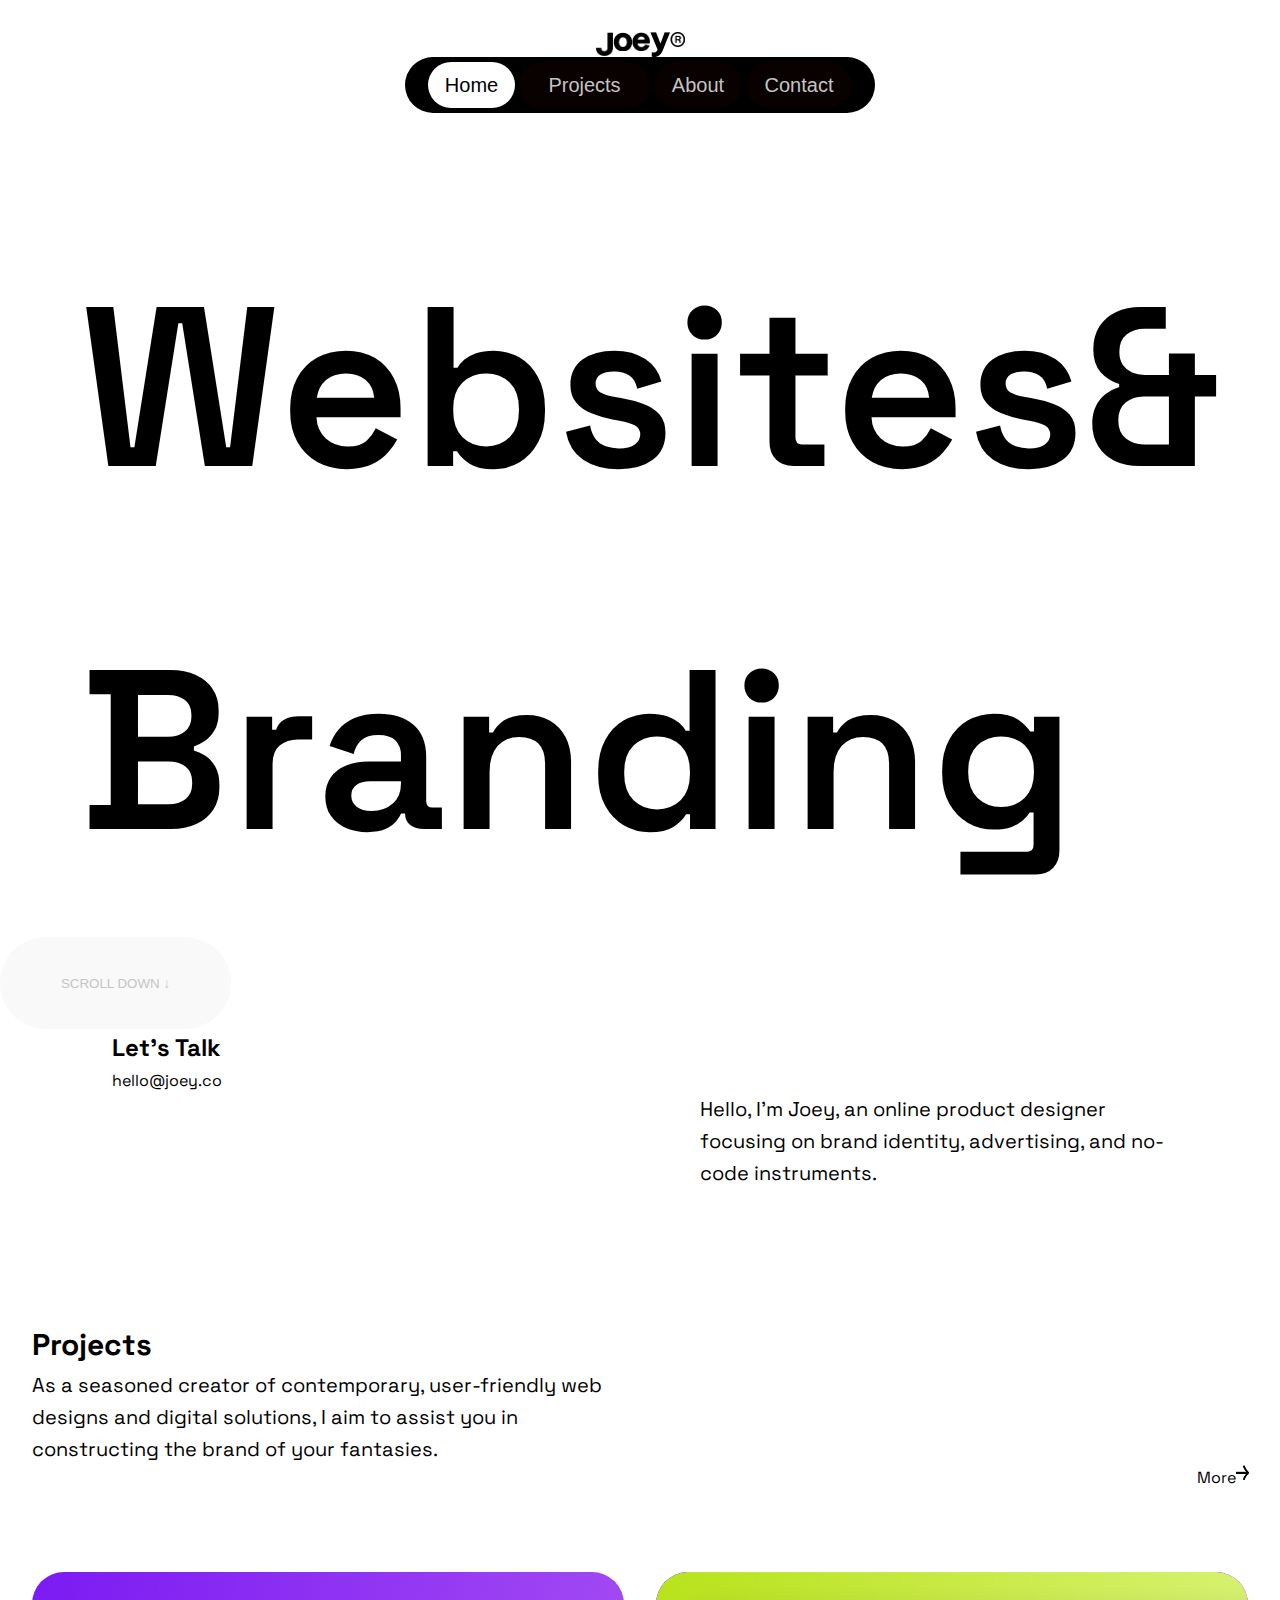
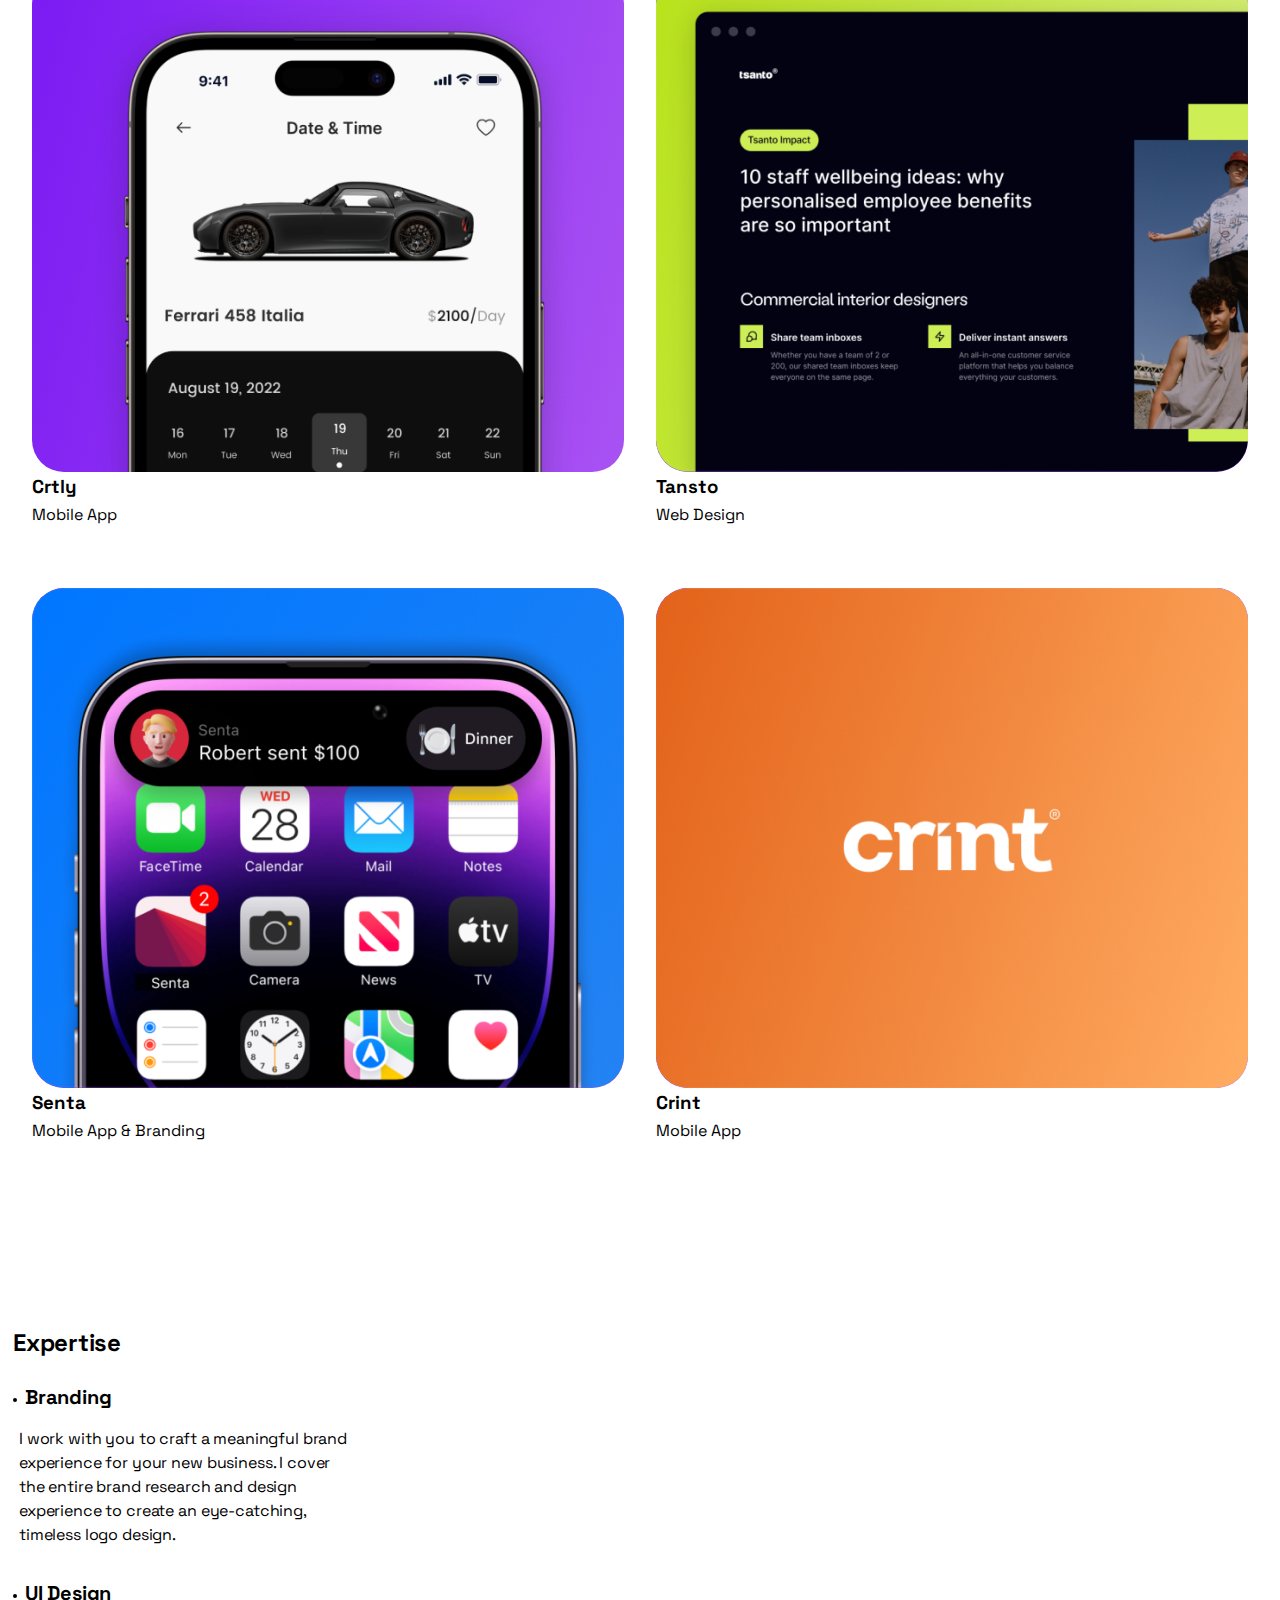
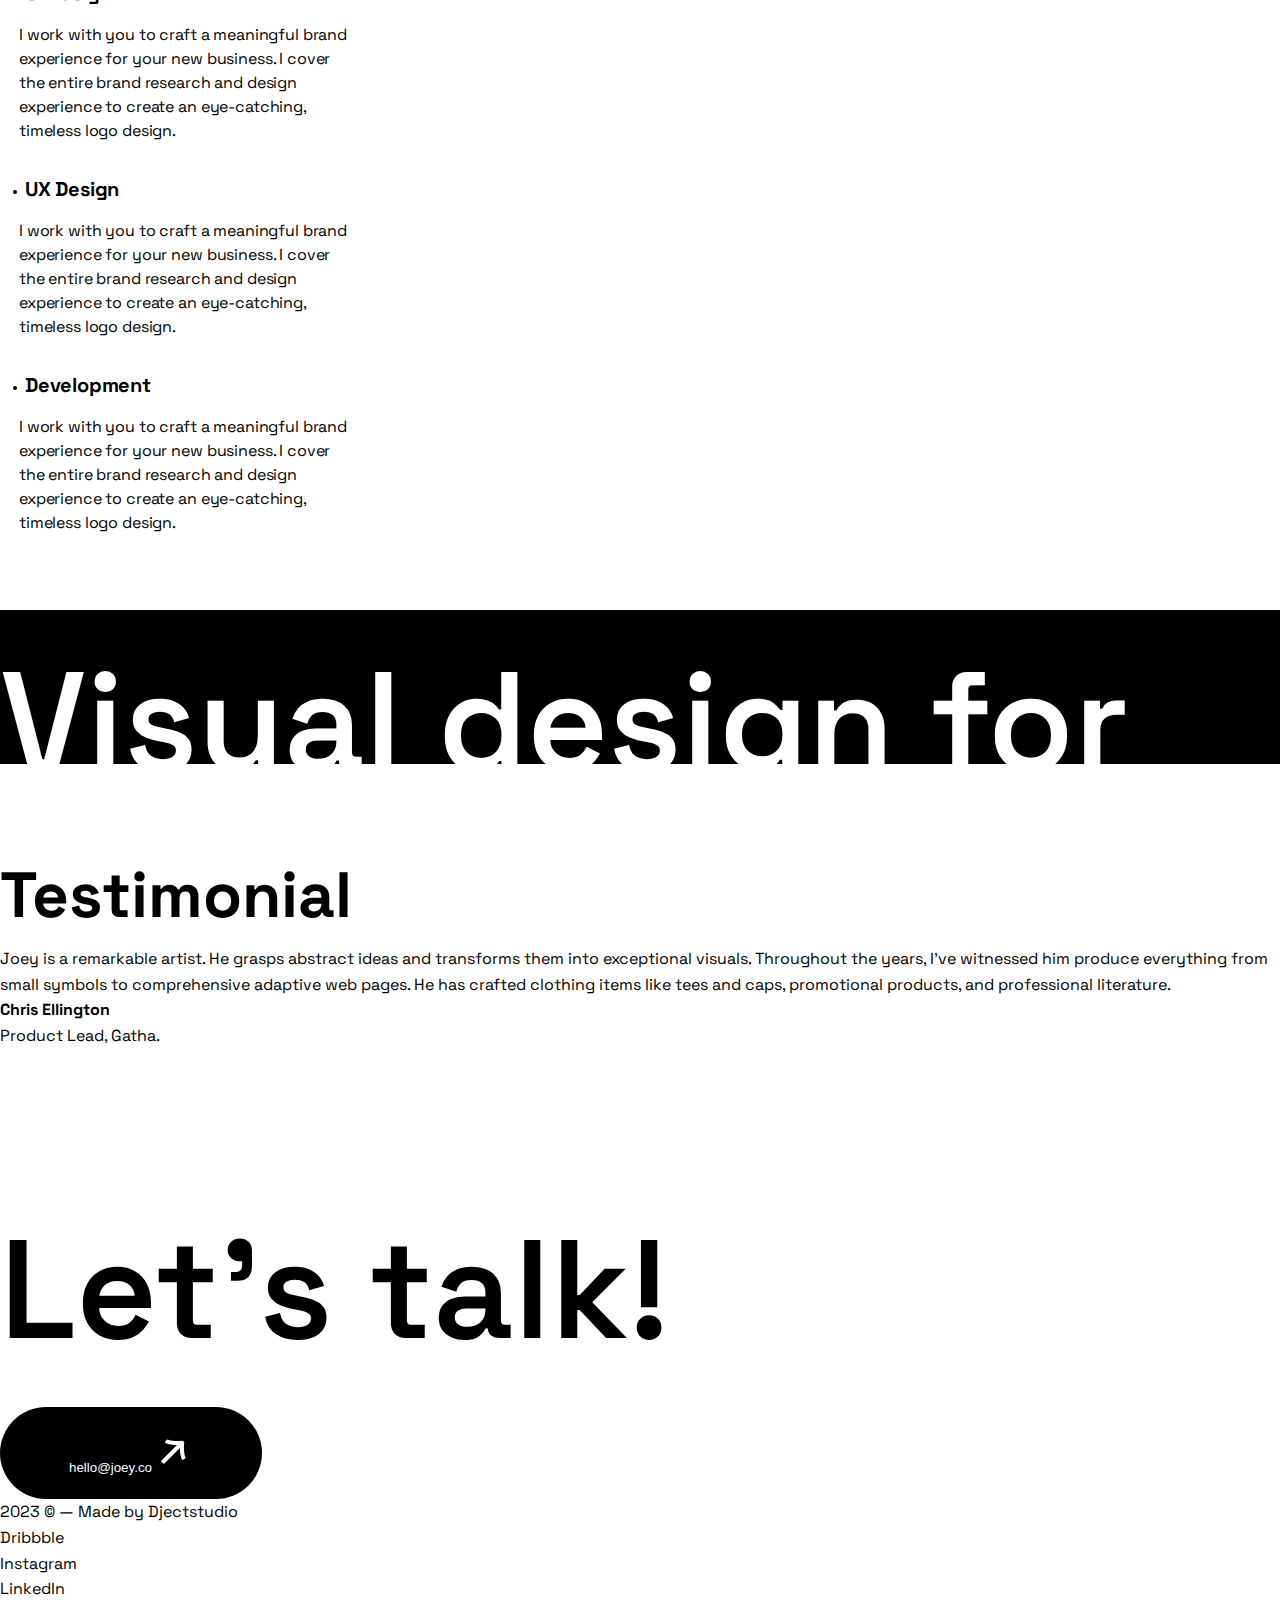
<file: index.html>
<!DOCTYPE html>
<html lang="en">
<head>
    <meta charset="UTF-8">
    <meta name="viewport" content="width=device-width, initial-scale=1.0">
    <link rel="preconnect" href="https://fonts.googleapis.com">
    <link rel="preconnect" href="https://fonts.gstatic.com" crossorigin>
    <link href="https://fonts.googleapis.com/css2?family=Space+Grotesk:wght@300..700&display=swap" rel="stylesheet">
    <link rel="stylesheet" href="style.css">
    <title>Document</title>
    
</head>
<body>
    <header>
        <div class="jwr" >
            <img src="./images/J.png" alt="J" class="txtp" width="17" height="24">
            <img src="./images/o.png" alt="o" class="txtx" width="19" height="19">
            <img src="./images/e.png" alt="e" class="txtt" width="18" height="19">
            <img src="./images/y.png" alt="y" class="txtr" width="20" height="25">
            <img src="./images/@R.png" alt="®" class="txtw" width="15" height="15">
        </div>
        <div class="groupbtn">
        <nav>
            <button class="hmbtn">Home</button>
            <button class="prbtn">Projects</button>
            <button class="abbtn">About</button>
            <button class="ctbtn">Contact</button>
        </nav>
    </div>
    </header>
        <h1 class="site-title-text">Websites& Branding</h1>
        <button class="scr">SCROLL DOWN ↓</button>
        <div>
            <div class="site-subtitle-text">
                <h2>Let's Talk</h2>
                <p>hello@joey.co</p>
            </div>
        </div>
        <div class="pcsj">
            <p>Hello, I'm Joey, an online product designer focusing on brand identity, advertising, and no-code instruments.</p>
        </div>



<div class="title">
        <li class="title-text">
            <h2>Projects</h2>
            <p>As a seasoned creator of contemporary, user-friendly web designs and digital solutions, I aim to assist you in constructing the brand of your fantasies.</p>
        </li>
        <li class="title-more">
            <p>More</p>
            <img src="./images/projects-arrow.png" alt="arrow" width="13" height="15">
        </li>
    </div>
    <div class="elements">
        <ul class="images-group-1">
            <li class="list-item">
                <div class="list-item-thumb">
                    <img class="ferrari-img" width="" height="474" src="./images/ferrari458.png" alt=""/>
                    <p class="list-item-thumb-uper_text1">
                        Какой-то текст 1
                    </p>
                </div>
                <h3>Crtly</h3>
                <p>Mobile App</p>
            </li>
            <li class="list-item">
                <div class="list-item-thumb">
                    <img class="design-img" width="592" height="500" src="./images/design.png" alt=""/>
                    <p class="list-item-thumb-uper_text2">
                        Какой-то текст 2
                    </p>
                </div>
                <h3>Tansto</h3>
                <p>Web Design</p>
            </li>
            <li class="list-item">
                <div class="list-item-thumb">
                    <img class="phone-img" width="592" height="500" src="./images/phone.png" alt=""/>
                    <p class="list-item-thumb-uper_text3">
                        Какой-то текст 3
                    </p>
                </div>
                <h3>Senta</h3>
                <p>Mobile App & Branding</p>
            </li>
            <li class="list-item">
                <div class="list-item-thumb">
                    <img class="crint-img" width="592" height="500" src="./images/crint.png" alt=""/>
                    <p class="list-item-thumb-uper_text4">
                        Какой-то текст 4
                    </p>
                </div>
                <h3>Crint</h3>
                <p>Mobile App</p>
            </li>
        </ul>
    </div>



    <section class="expertise">
        <div class="container">
            <h2 class="expertise-tittle">Expertise</h2>
                <ul class="expertise-list">
                    <li class="expertise-list-item">
                        <div class="expertise-list-item-topline">
                            <h3 class="expertise-list-item-tittle">Branding</h3>
                        </div>
                        <p class="expertise-list-item-text">I work with you to craft a meaningful brand experience
                            for your new business.
                            I cover the entire brand research and design experience to create an eye-catching, 
                            timeless logo design.
                        </p>
                    </li>
                    <li class="expertise-list-item">
                        <div class="expertise-list-item-topline">
                            <h3 class="expertise-list-item-tittle">UI Design</h3>
                        </div>
                        <p class="expertise-list-item-text">
                            I work with you to craft a meaningful brand experience 
                            for your new business. 
                            I cover the entire brand research and design experience to create an eye-catching, 
                            timeless logo design.
                        </p>
                    </li>
                    <li class="expertise-list-item">
                        <div class="expertise-list-item-topline">
                            <h3 class="expertise-list-item-tittle">UX Design</h3>
                        </div>
                        <p class="expertise-list-item-text">I work with you to craft a meaningful brand experience 
                            for your new business. 
                            I cover the entire brand research and design experience to create an eye-catching, 
                            timeless logo design.
                        </p>
                    </li>
                    <li class="expertise-list-item">
                        <div class="expertise-list-item-topline">
                            <h3 class="expertise-list-item-tittle">Development</h3>
                        </div>
                        <p class="expertise-list-item-text">I work with you to craft a meaningful brand experience 
                            for your new business. 
                            I cover the entire brand research and design experience to create an eye-catching, 
                            timeless logo design.
                        </p>
                    </li>
                </ul>
        </div>
    </section>



    <section class="runline">
        <p>Visual design for digital experiences</p>
    </section>



    <section class="Testimonials">
        <div class="main-text">
            <h1>Testimonial</h1>
            <p>
                Joey is a remarkable artist. He grasps abstract ideas and transforms them into exceptional visuals. Throughout the years, I've witnessed him produce everything from small symbols to comprehensive adaptive web pages. He has crafted clothing items like tees and caps, promotional products, and professional literature.
            </p>
        </div>
        <div class="additional-text">
            <b>Chris Ellington</b><br>Product Lead, Gatha.
        </div>
    </section>


    <section class="Letstalk">
        <p class="Letstalk-title-text">Let’s talk!</p>
        <button class="Letstalk-but">hello@joey.co<img src="./images/letstalk-arrow.png" alt="letstalk-arrow.png"></button>
        <div class="Letstalk-subtext">
            <p>2023 © — Made by Djectstudio</p>
            <p>Dribbble</p>
            <p>Instagram</p>
            <p>LinkedIn</p>
        </div>
    </section>
    <script src="./index.js"></script>
</body>
</html>
</file>
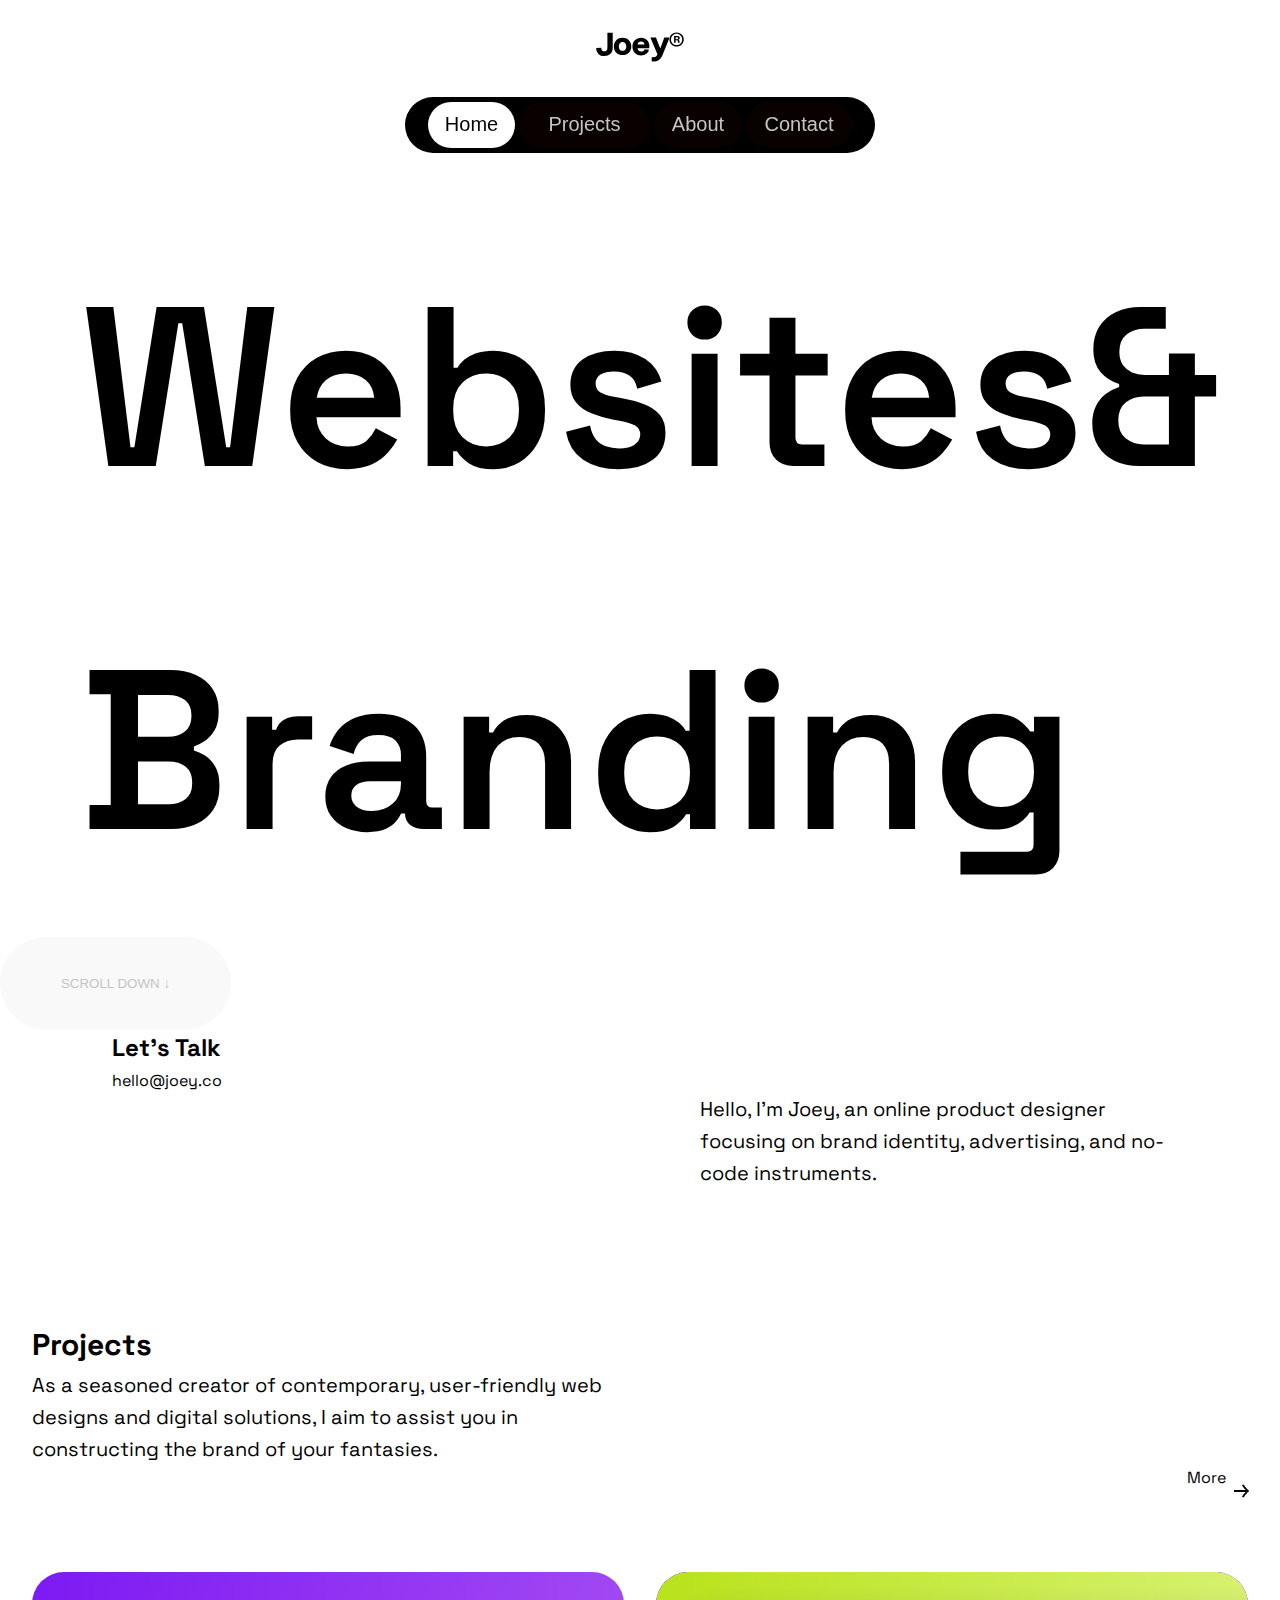
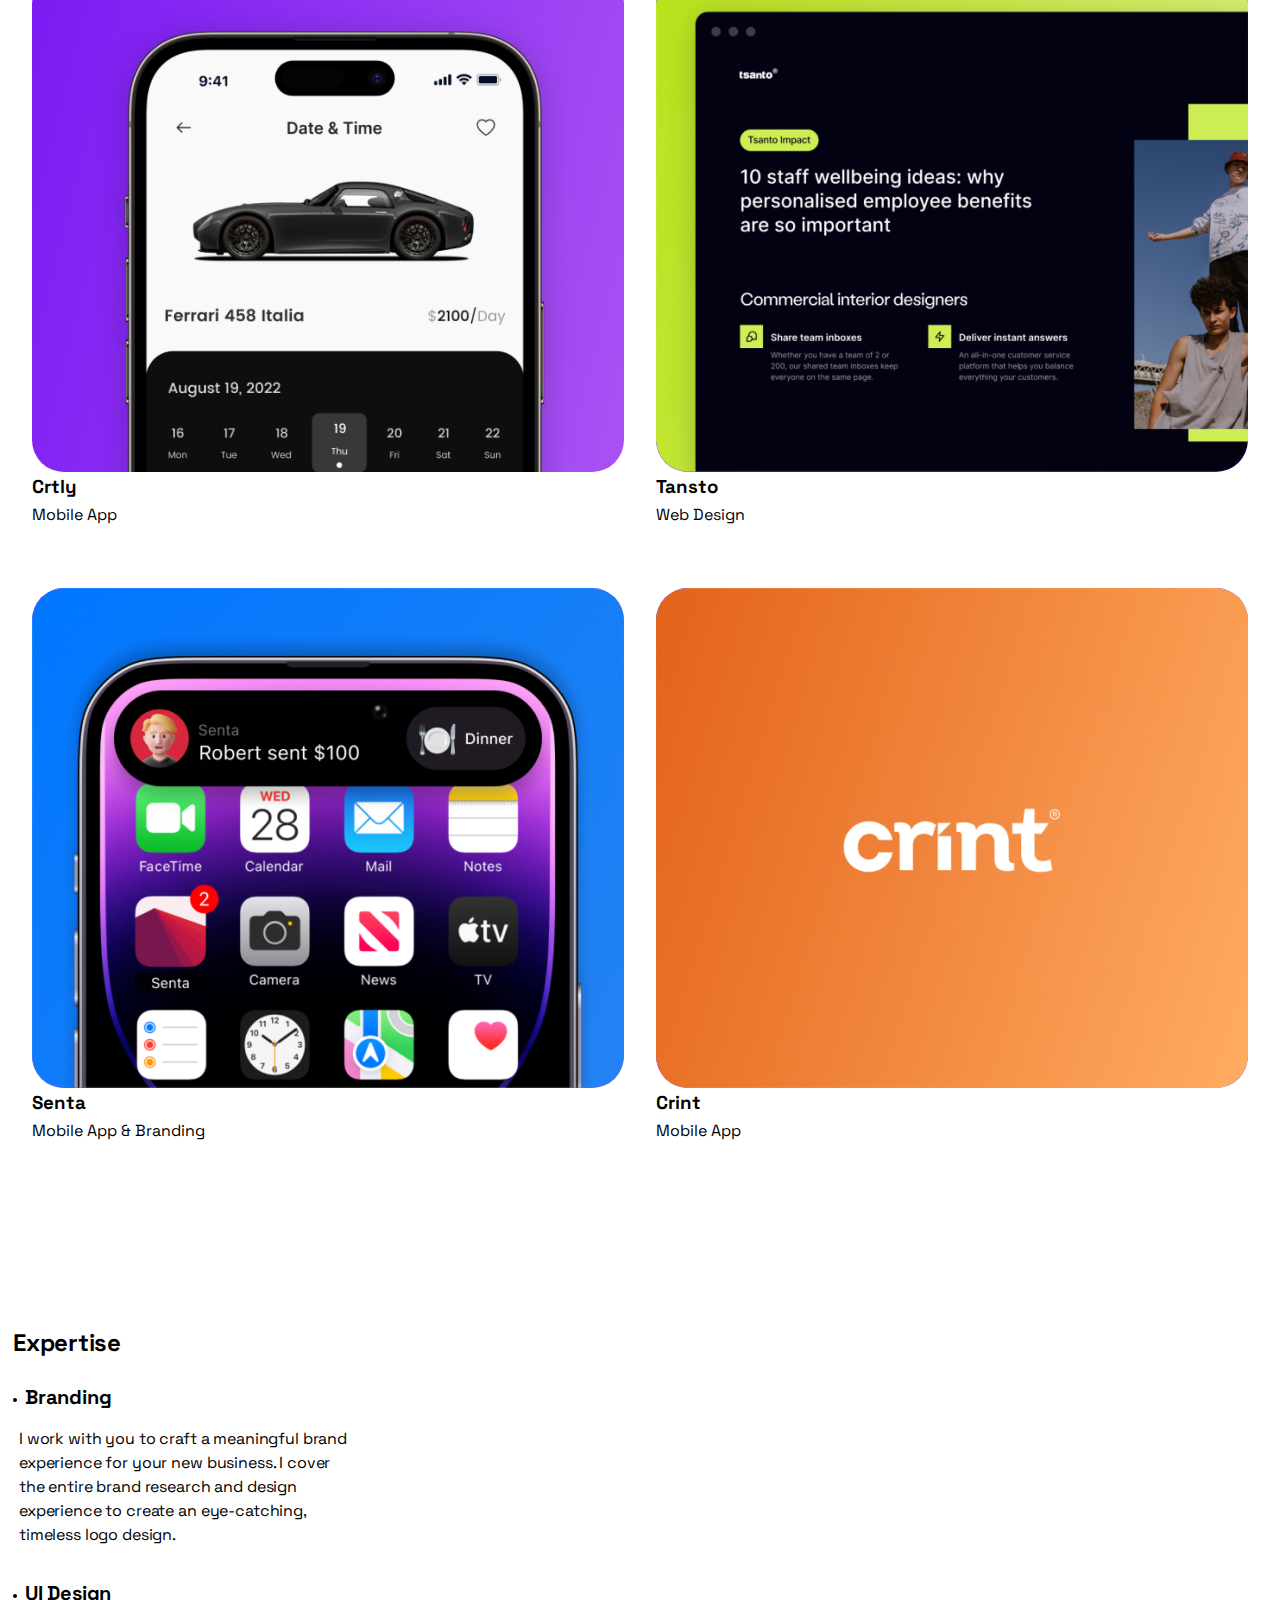
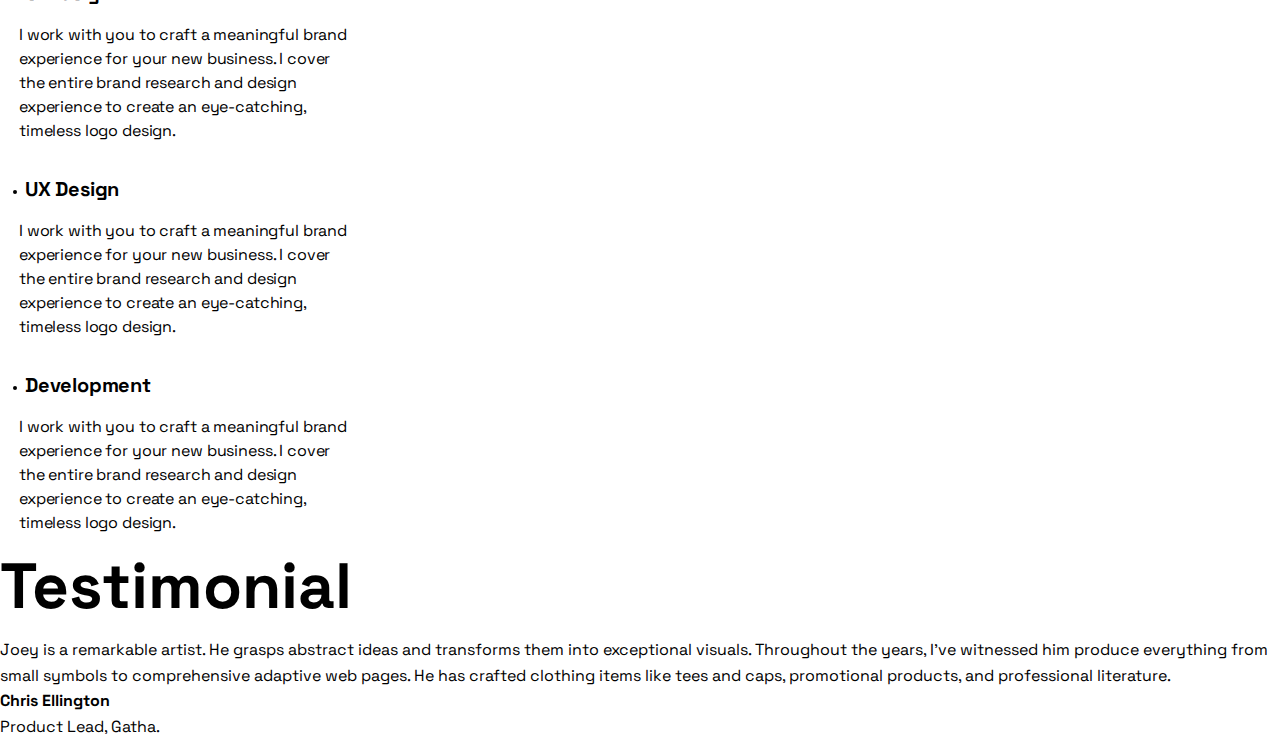
<file: Проект/index.html>
<!DOCTYPE html>
<html lang="en">
<head>
    <meta charset="UTF-8">
    <meta name="viewport" content="width=device-width, initial-scale=1.0">
    <link rel="preconnect" href="https://fonts.googleapis.com">
    <link rel="preconnect" href="https://fonts.gstatic.com" crossorigin>
    <link href="https://fonts.googleapis.com/css2?family=Space+Grotesk:wght@300..700&display=swap" rel="stylesheet">
    <link rel="stylesheet" href="style.css">
    <title>Document</title>
    
</head>
<body>
    <header>
        <div class="jwr" >
            <svg width="17.44" height="24.7" viewBox="0 0 18 26" fill="none" xmlns="http://www.w3.org/2000/svg" class="txtp">
                <path d="M8.57932 25.3921C6.04242 25.3921 3.97831 24.6079 2.38698 23.0397C0.795649 21.4714 -1.52588e-05 19.4304 -1.52588e-05 16.9165L5.32748 16.5706C5.32748 17.7698 5.61576 18.7039 6.19233 19.3727C6.79196 20.0415 7.59916 20.3759 8.61392 20.3759C9.60562 20.3759 10.3897 20.0531 10.9663 19.4073C11.5429 18.7615 11.8312 17.8736 11.8312 16.7436V0.691895H17.4354V16.7436C17.4354 19.3266 16.6167 21.4138 14.9792 23.0051C13.3418 24.5964 11.2085 25.3921 8.57932 25.3921Z" fill="black"/>
                </svg>
                <svg width="18.78" height="18.58" viewBox="0 0 20 20" fill="none" xmlns="http://www.w3.org/2000/svg" class="txtx">
                    <path d="M10.1753 19.4267C7.45389 19.4267 5.20528 18.5618 3.42944 16.8321C1.67668 15.0793 0.800293 12.8538 0.800293 10.1555C0.800293 7.43405 1.67668 5.2085 3.42944 3.47879C5.20528 1.72602 7.45389 0.84964 10.1753 0.84964C12.9198 0.84964 15.1684 1.72602 16.9211 3.47879C18.697 5.2085 19.5849 7.43405 19.5849 10.1555C19.5849 12.8538 18.697 15.0793 16.9211 16.8321C15.1684 18.5618 12.9198 19.4267 10.1753 19.4267ZM7.26939 6.69604C6.53138 7.59549 6.16238 8.74863 6.16238 10.1555C6.16238 11.5623 6.53138 12.7154 7.26939 13.6149C8.03046 14.4912 8.9991 14.9294 10.1753 14.9294C11.3746 14.9294 12.3432 14.4912 13.0812 13.6149C13.8423 12.7154 14.2228 11.5623 14.2228 10.1555C14.2228 8.74863 13.8423 7.59549 13.0812 6.69604C12.3432 5.7966 11.3746 5.34687 10.1753 5.34687C8.9991 5.34687 8.03046 5.7966 7.26939 6.69604Z" fill="black"/>
                    </svg>
                    <svg width="18" height="18.85" viewBox="0 0 19 20" fill="none" xmlns="http://www.w3.org/2000/svg" class="txtt">
                        <path d="M9.60611 19.5651C6.93083 19.5651 4.72834 18.6771 2.99864 16.9013C1.26893 15.1255 0.404079 12.8769 0.404079 10.1555C0.404079 7.411 1.26893 5.15085 2.99864 3.37502C4.72834 1.59919 6.9193 0.711273 9.57152 0.711273C12.5466 0.711273 14.8529 1.80675 16.4903 3.99771C18.1278 6.16561 18.7159 8.78323 18.2546 11.8506H5.80076C5.89301 12.8884 6.29661 13.7417 7.01155 14.4105C7.7265 15.0794 8.61441 15.4138 9.6753 15.4138C10.5286 15.4138 11.3012 15.1947 11.9931 14.7565C12.685 14.2952 13.1578 13.7071 13.4115 12.9922L17.9433 13.6495C17.5974 15.333 16.6518 16.7399 15.1066 17.8699C13.5844 19 11.7509 19.5651 9.60611 19.5651ZM5.83535 7.87225H13.1001C13.1001 6.99587 12.7657 6.24633 12.0969 5.62364C11.4281 5.00094 10.5863 4.68959 9.57152 4.68959C8.57982 4.68959 7.73803 4.98941 7.04615 5.58904C6.37733 6.16561 5.97373 6.92668 5.83535 7.87225Z" fill="black"/>
                        </svg>
                        <svg width="19.61" height="24.63" viewBox="0 0 20 25" fill="none" xmlns="http://www.w3.org/2000/svg" class="txtr">
                            <path d="M1.74273 20.2256C4.44107 20.9175 6.28609 20.2486 7.27778 18.2191L7.55454 17.5964L0.393555 0.368561H6.06699L10.495 11.6116L14.6117 0.368561H20.0084L12.9166 18.0115C11.8096 20.8252 10.2759 22.7855 8.31561 23.8925C6.35527 25.0226 4.16431 25.2878 1.74273 24.6882V20.2256Z" fill="black"/>
                            </svg>
                            <svg width="15.15" height="14.98" viewBox="0 0 16 15" fill="none" xmlns="http://www.w3.org/2000/svg" class="txtw">
                                <path d="M13.395 12.7998C11.9421 14.2528 10.1547 14.9792 8.03293 14.9792C5.91116 14.9792 4.11226 14.2528 2.63624 12.7998C1.18329 11.3469 0.456818 9.57103 0.456818 7.47232C0.456818 5.37362 1.18329 3.60932 2.63624 2.17943C4.11226 0.726475 5.91116 0 8.03293 0C10.1547 0 11.9421 0.726475 13.395 2.17943C14.871 3.60932 15.609 5.37362 15.609 7.47232C15.609 9.57103 14.871 11.3469 13.395 12.7998ZM3.81244 3.21725C2.70543 4.34732 2.15193 5.76568 2.15193 7.47232C2.15193 9.17897 2.70543 10.6089 3.81244 11.762C4.94252 12.8921 6.34935 13.4571 8.03293 13.4571C9.71651 13.4571 11.1118 12.8921 12.2188 11.762C13.3489 10.6089 13.9139 9.17897 13.9139 7.47232C13.9139 5.76568 13.3489 4.34732 12.2188 3.21725C11.1118 2.08718 9.71651 1.52214 8.03293 1.52214C6.34935 1.52214 4.94252 2.08718 3.81244 3.21725ZM5.36918 10.8971V3.80535H8.89778C9.63579 3.80535 10.2354 4.00138 10.6967 4.39345C11.1579 4.78552 11.3886 5.2929 11.3886 5.91559C11.3886 6.35378 11.2502 6.73432 10.9734 7.05719C10.6967 7.38007 10.3277 7.58764 9.86641 7.67989C10.6044 7.84133 10.9965 8.32565 11.0426 9.13284L11.1118 10.1361C11.1579 10.5743 11.2041 10.828 11.2502 10.8971H9.58966C9.54354 10.828 9.49741 10.5973 9.45128 10.2053L9.38209 9.23662C9.33597 8.61393 9.03616 8.30258 8.48265 8.30258H7.0297V10.8971H5.36918ZM7.0297 7.19557H8.58643C9.32444 7.19557 9.69344 6.81504 9.69344 6.05397C9.69344 5.75415 9.58966 5.51199 9.38209 5.32749C9.17453 5.14299 8.90931 5.05074 8.58643 5.05074H7.0297V7.19557Z" fill="black"/>
                                </svg>
        </div>
        <div class="groupbtn">
        <nav>
            <button class="hmbtn">Home</button>
            <button class="prbtn">Projects</button>
            <button class="abbtn">About</button>
            <button class="ctbtn">Contact</button>
        </nav>
    </div>
    </header>
        <h1 class="site-title-text">Websites& Branding</h1>
        <button class="scr">SCROLL DOWN ↓</button>
        <div>
            <div class="site-subtitle-text">
                <h2>Let's Talk</h2>
                <p>hello@joey.co</p>
            </div>
        </div>
        <div class="pcsj">
            <p>Hello, I'm Joey, an online product designer focusing on brand identity, advertising, and no-code instruments.</p>
        </div>



<div class="title">
        <li class="title-text">
            <h2>Projects</h2>
            <p>As a seasoned creator of contemporary, user-friendly web designs and digital solutions, I aim to assist you in constructing the brand of your fantasies.</p>
        </li>
        <li class="title-more">
            <p>More</p>
        <svg width="15" height="14" viewBox="0 0 15 14" fill="none" xmlns="http://www.w3.org/2000/svg" class="arrow">
            <g clip-path="url(#clip0_37_21123)">
            <path fill-rule="evenodd" clip-rule="evenodd" d="M12.6657 6.47278C12.3537 6.1855 11.9914 5.83831 11.6103 5.44627C10.5057 4.3102 9.20094 2.755 8.53846 1.165L9.46154 0.7804C10.0491 2.1905 11.2443 3.63526 12.3272 4.74919C12.8634 5.3007 13.3617 5.76069 13.7257 6.08253C13.9076 6.24332 14.0555 6.36929 14.1574 6.45459C14.2083 6.49723 14.2477 6.52968 14.2741 6.55122L14.3036 6.57523L14.3106 6.58091L14.3122 6.58215L14.8004 6.97273L14.3124 7.3631L14.3106 7.36455L14.3036 7.37024L14.2741 7.39425C14.2477 7.41578 14.2083 7.44823 14.1574 7.49088C14.0555 7.57617 13.9076 7.70214 13.7257 7.86293C13.3617 8.18477 12.8634 8.64476 12.3272 9.19627C11.2443 10.3102 10.0491 11.755 9.46154 13.165L8.53846 12.7804C9.20094 11.1905 10.5057 9.63526 11.6103 8.49919C11.9914 8.10719 12.3537 7.76004 12.6656 7.47278L-2.48817e-07 7.47278L-2.92528e-07 6.47278L12.6657 6.47278Z" fill="black" stroke="black"/>
            </g>
            <defs>
            <clipPath id="clip0_37_21123">
            <rect width="13" height="15" fill="white" transform="translate(0 13.5) rotate(-90)"/>
            </clipPath>
            </defs>
        </svg>
        </li>
    </div>
    <div class="elements">
        <ul class="images-group-1">
            <li class="list-item">
                <div class="list-item-thumb">
                    <img class="ferrari-img" width="" height="474" src="./images/ferrari458.png" alt=""/>
                    <p class="list-item-thumb-uper_text1">
                        Какой-то текст 1
                    </p>
                </div>
                <h3>Crtly</h3>
                <p>Mobile App</p>
            </li>
            <li class="list-item">
                <div class="list-item-thumb">
                    <img class="design-img" width="592" height="500" src="./images/design.png" alt=""/>
                    <p class="list-item-thumb-uper_text2">
                        Какой-то текст 2
                    </p>
                </div>
                <h3>Tansto</h3>
                <p>Web Design</p>
            </li>
            <li class="list-item">
                <div class="list-item-thumb">
                    <img class="phone-img" width="592" height="500" src="./images/phone.png" alt=""/>
                    <p class="list-item-thumb-uper_text3">
                        Какой-то текст 3
                    </p>
                </div>
                <h3>Senta</h3>
                <p>Mobile App & Branding</p>
            </li>
            <li class="list-item">
                <div class="list-item-thumb">
                    <img class="crint-img" width="592" height="500" src="./images/crint.png" alt=""/>
                    <p class="list-item-thumb-uper_text4">
                        Какой-то текст 4
                    </p>
                </div>
                <h3>Crint</h3>
                <p>Mobile App</p>
            </li>
        </ul>
    </div>



    <section class="expertise">
        <div class="container">
            <h2 class="expertise-tittle">Expertise</h2>
                <ul class="expertise-list">
                    <li class="expertise-list-item">
                        <div class="expertise-list-item-topline">
                            <h3 class="expertise-list-item-tittle">Branding</h3>
                        </div>
                        <p class="expertise-list-item-text">I work with you to craft a meaningful brand experience
                            for your new business.
                            I cover the entire brand research and design experience to create an eye-catching, 
                            timeless logo design.
                        </p>
                    </li>
                    <li class="expertise-list-item">
                        <div class="expertise-list-item-topline">
                            <h3 class="expertise-list-item-tittle">UI Design</h3>
                        </div>
                        <p class="expertise-list-item-text">
                            I work with you to craft a meaningful brand experience 
                            for your new business. 
                            I cover the entire brand research and design experience to create an eye-catching, 
                            timeless logo design.
                        </p>
                    </li>
                    <li class="expertise-list-item">
                        <div class="expertise-list-item-topline">
                            <h3 class="expertise-list-item-tittle">UX Design</h3>
                        </div>
                        <p class="expertise-list-item-text">I work with you to craft a meaningful brand experience 
                            for your new business. 
                            I cover the entire brand research and design experience to create an eye-catching, 
                            timeless logo design.
                        </p>
                    </li>
                    <li class="expertise-list-item">
                        <div class="expertise-list-item-topline">
                            <h3 class="expertise-list-item-tittle">Development</h3>
                        </div>
                        <p class="expertise-list-item-text">I work with you to craft a meaningful brand experience 
                            for your new business. 
                            I cover the entire brand research and design experience to create an eye-catching, 
                            timeless logo design.
                        </p>
                    </li>
                </ul>
        </div>
    </section>



    <div class="main-text">
        <h1>Testimonial</h1>
        <p>
            Joey is a remarkable artist. He grasps abstract ideas and transforms them into exceptional visuals. Throughout the years, I've witnessed him produce everything from small symbols to comprehensive adaptive web pages. He has crafted clothing items like tees and caps, promotional products, and professional literature.
        </p>
    </div>
    <div class="additional-text">
        <b>Chris Ellington</b><br>Product Lead, Gatha.
    </div>
    <script src="./index.js"></script>
</body>
</html>
</file>
<file: style.css>
*{
    margin: 0;
    padding: 0;
}

body, ul, li{
    line-height: 1.6;
    list-style: none;
    font-family: "Space Grotesk", sans-serif;
    font-optical-sizing: auto;
}

header {
    position: fixed;
    width: 100%;
    top: 0px;
    backdrop-filter: blur(5px);
    z-index: 999;
}

nav a {
    transition: all 0.3s ease;
}

nav a:hover {
    opacity: 0.7;
}

h1 {
    font-size: 4rem;
    font-weight: 800;
}

button {
    background-color: #090000;
    border-radius: 48px;
    border:none;
    color: #C4C4C4;
    margin-top: 5px;
}

.groupbtn {
    width: 470px;
    border-radius: 80px;
    display:flex;
    justify-content:center;
    height: 56px;
    background-color: #000000;
    justify-self: center;
    gap: 16px;
}

.hmbtn {
    width:87px ;
    height: 46px;
    font-size: 20px;
    color: black;
    background-color: #ffffff;
}

.prbtn{
    width: 131px;
    height: 46px;
    font-size: 20px;
}

.abbtn{
    width: 88px;
    height: 46px;
    font-size: 20px;
}

.ctbtn {
    width: 106px;
    height: 46px;
    font-size: 20px;
}

.jwr{
    display: flex; 
    justify-self: center;
    margin-top: 32px;
}

.txtp{
    width: 18.78460121154785;
    height: 18.577030181884766;
    top: 6.85px;
    left: 18.8px;

}

.txtx{
    width: 18.00261878967285;
    height: 18.853782653808594;
    top: 6.71px;
    left: 38.4px;

}

.txtt{
    width: 19.614858627319336;
    height: 24.631460189819336;
    top: 7.37px;
    left: 55.39px;

}

.txtr{
    width: 15.152215003967285;
    height: 14.979243278503418;
    left: 76.46px;

}

.site-title-text{
    font-size: 227px;
    font-weight: 600;
    display: flex;
    justify-self: center;
    width: 1123px;
    margin-top: 206px;
}

.scr{
    background-color: #F9F9F9;
    height: 92px;
    width: 231px;
}

.pcsj{
    width: 471px;
    height: 84px;
    font-size: 20px;
    display: flex;
    justify-self: end;
    margin-right: 109px;
}
.site-subtitle-text{
    margin-left: 112px;
    width: 1219px;

}



.list-item {
    width: 592px;
}
.list-item-thumb {
    position: relative;
    border-radius: 32px;
    overflow: hidden;
    background: linear-gradient(104.48deg, #7A19F3 -2.44%, #A952F3 100%);
    width: 592px;
    height: 500px;
}
.list-item-thumb-uper_text1{
    position: absolute;
    top: 0;
    left: 0;
    width: 100%;
    height: 100%;
    padding: 20px;
    color: #fff;
    background-color: rgba(0, 0, 0, 0.6);
    transform: translateY(100%);
    transition: 300ms transform;
    font-size: 60px;
}
.list-item-thumb-uper_text2 {
    position: absolute;
    top: 0;
    left: 0;
    width: 100%;
    height: 100%;
    padding: 20px;
    color: #fff;
    background-color: rgba(0, 0, 0, 0.6);
    transform: translateY(100%);
    transition: 300ms transform;
    font-size: 60px;
}
.list-item-thumb-uper_text3 {
    position: absolute;
    top: 0;
    left: 0;
    width: 100%;
    height: 100%;
    padding: 20px;
    color: #fff;
    background-color: rgba(0, 0, 0, 0.6);
    transform: translateY(100%);
    transition: 300ms transform;
    font-size: 60px;
}
.list-item-thumb-uper_text4 {
    position: absolute;
    top: 0;
    left: 0;
    width: 100%;
    height: 100%;
    padding: 20px;
    color: #fff;
    background-color: rgba(0, 0, 0, 0.6);
    transform: translateY(100%);
    transition: 300ms transform;
    font-size: 60px;
}
.active-text {
    transform: translateY(0);
}
.ferrari-img{
    padding: 26px 0 0 55px;
}
.title{
    width: 1217px;
    height: 181px;
    display: flex;
    justify-self: center;
    justify-content: space-between;
    padding-top: 144px;
}
.title-text{
    font-size: 20px;
    height: 181px;
    width: 600px;
}
.images-group-1{
    width: 1216px;
    height: 1200px;
    max-width: 100%;
    max-height: 100%;
    display: flex;
    flex-wrap: wrap;
    gap: 32px;
}
.elements{
    display: flex;
    justify-content: center;
    margin-top: 70px;
}
.title-more{
    display: flex;
    margin-top: 144px;
}
.arrow{
    margin-top: 19px;
    margin-left: 8px;
}



.expertise {
    margin-left: 13px; 
    padding-top: 155px;
}

.container {
    width: 343px;
    margin-left: 0; 
}

.expertise-tittle {
    font-size: 24px;
    line-height: 1.3;
    letter-spacing: -0.24px;
    margin-bottom: 24px; 
}

.expertise-list {
    list-style: none;
    padding-left: 0;
}

.expertise-list-item {
    position: relative;
    padding-left: 12px;
    display: list-item;
    margin-bottom: 32px;
    font-size: 16px;
}

.expertise-list-item::before {
    content: '';
    position: absolute;
    left: 0;
    top: 15px; 
    width: 4px;
    height: 4px;
    border-radius: 24px;
    background:  #000;
}

.expertise-list-item:last-of-type {
    margin-bottom: 0;
}

.expertise-list-item-tittle {
    font-size: 20px;
    line-height: 1.4;
    letter-spacing: -0.2px;
    margin-bottom: 16px;
}

.expertise-list-item-text {
    font-size: 16px; 
    line-height: 24px;
    letter-spacing: -0.14px;
    margin-left: -6px;
}

@media (min-width: 1440px) {
    .container {
        width: 1216px;
        height: 495px;
        justify-self: center;
    }

    .expertise {
        margin-left: 0;
    }

    .expertise-tittle {
        font-size: 32px;
        margin-bottom: 40px;
        margin-left: 0;
    }

    .expertise-list {
        display: flex;
        flex-wrap: wrap;
        padding-left: 0;
    }

    .expertise-list-item {
        width: calc(50% - 40px); 
        margin-bottom: 0;
    }

    .expertise-list-item-tittle {
        font-size: 24px;
        margin-left: 0;
    }

    .expertise-list-item-text {
        font-size: 18px;
        line-height: 28px;
        margin-left: -12px;
        width: 328px;
    }
}

.runline{
    font-size: 140px;
    font-weight: 600;
    background-color: black;
    color: white;
    height: 154px;
    margin-top: 75px;
}

.Letstalk{
    padding-top: 130px;
}

.Letstalk-title-text{
    font-size: 140px;
    font-weight: 600;
}

.Letstalk-but{
    background-color: black;
    color: white;
    width: 262px;
    height: 92px;
}

.Testimonials{
    padding-top: 80px;
}
</file>
<file: Проект/style.css>
*{
    margin: 0;
    padding: 0;
}

body, ul, li{
    background-color: #ffffff;
    color: #000000;
    line-height: 1.6;
    list-style: none;
    font-family: "Space Grotesk", sans-serif;
    font-optical-sizing: auto;
}

header {
    position: fixed;
    width: 100%;
    top: 0px;
    backdrop-filter: blur(5px);
}

nav a {
    transition: all 0.3s ease;
}

nav a:hover {
    opacity: 0.7;
}

h1 {
    font-size: 4rem;
    font-weight: 800;
}

button {
    background-color: #090000;
    border-radius: 48px;
    border:none;
    color: #C4C4C4;
    margin-top: 5px;
}

.groupbtn {
    width: 470px;
    border-radius: 80px;
    display:flex;
    justify-content:center;
    height: 56px;
    background-color: #000000;
    justify-self: center;
    gap: 16px;
}

.hmbtn {
    width:87px ;
    height: 46px;
    font-size: 20px;
    color: black;
    background-color: #ffffff;
}

.prbtn{
    width: 131px;
    height: 46px;
    font-size: 20px;
}

.abbtn{
    width: 88px;
    height: 46px;
    font-size: 20px;
}

.ctbtn {
    width: 106px;
    height: 46px;
    font-size: 20px;
}

.jwr{
    display: flex; 
    justify-self: center;
    margin-top: 32px;
}

.txtp{
    margin-bottom: 40px;
}

.txtx{
    margin-top: 5px;
}

.txtt{
    margin-top: 5px;
}

.txtr{
    margin-top: 5px;
}

.site-title-text{
    font-size: 227px;
    font-weight: 600;
    display: flex;
    justify-self: center;
    width: 1123px;
    margin-top: 206px;
}

.scr{
    background-color: #F9F9F9;
    height: 92px;
    width: 231px;
}

.pcsj{
    width: 471px;
    height: 84px;
    font-size: 20px;
    display: flex;
    justify-self: end;
    margin-right: 109px;
}
.site-subtitle-text{
    margin-left: 112px;
    width: 1219px;

}



.list-item {
    width: 592px;
}
.list-item-thumb {
    position: relative;
    border-radius: 32px;
    overflow: hidden;
    background: linear-gradient(104.48deg, #7A19F3 -2.44%, #A952F3 100%);
    width: 592px;
    height: 500px;
}
.list-item-thumb-uper_text1{
    position: absolute;
    top: 0;
    left: 0;
    width: 100%;
    height: 100%;
    padding: 20px;
    color: #fff;
    background-color: rgba(0, 0, 0, 0.6);
    transform: translateY(100%);
    transition: 300ms transform;
    font-size: 60px;
}
.list-item-thumb-uper_text2 {
    position: absolute;
    top: 0;
    left: 0;
    width: 100%;
    height: 100%;
    padding: 20px;
    color: #fff;
    background-color: rgba(0, 0, 0, 0.6);
    transform: translateY(100%);
    transition: 300ms transform;
    font-size: 60px;
}
.list-item-thumb-uper_text3 {
    position: absolute;
    top: 0;
    left: 0;
    width: 100%;
    height: 100%;
    padding: 20px;
    color: #fff;
    background-color: rgba(0, 0, 0, 0.6);
    transform: translateY(100%);
    transition: 300ms transform;
    font-size: 60px;
}
.list-item-thumb-uper_text4 {
    position: absolute;
    top: 0;
    left: 0;
    width: 100%;
    height: 100%;
    padding: 20px;
    color: #fff;
    background-color: rgba(0, 0, 0, 0.6);
    transform: translateY(100%);
    transition: 300ms transform;
    font-size: 60px;
}
.active-text {
    transform: translateY(0);
}
.ferrari-img{
    padding: 26px 0 0 55px;
}
.title{
    width: 1217px;
    height: 181px;
    display: flex;
    justify-self: center;
    justify-content: space-between;
    padding-top: 144px;
}
.title-text{
    font-size: 20px;
    height: 181px;
    width: 600px;
}
.images-group-1{
    width: 1216px;
    height: 1200px;
    max-width: 100%;
    max-height: 100%;
    display: flex;
    flex-wrap: wrap;
    gap: 32px;
}
.elements{
    display: flex;
    justify-content: center;
    margin-top: 70px;
}
.title-more{
    display: flex;
    margin-top: 144px;
}
.arrow{
    margin-top: 19px;
    margin-left: 8px;
}



.expertise {
    margin-left: 13px; 
    padding-top: 155px;
}

.container {
    width: 343px;
    margin-left: 0; 
}

.expertise-tittle {
    font-size: 24px;
    line-height: 1.3;
    letter-spacing: -0.24px;
    margin-bottom: 24px; 
}

.expertise-list {
    list-style: none;
    padding-left: 0;
}

.expertise-list-item {
    position: relative;
    padding-left: 12px;
    display: list-item;
    margin-bottom: 32px;
    font-size: 16px;
}

.expertise-list-item::before {
    content: '';
    position: absolute;
    left: 0;
    top: 15px; 
    width: 4px;
    height: 4px;
    border-radius: 24px;
    background:  #000;
}

.expertise-list-item:last-of-type {
    margin-bottom: 0;
}

.expertise-list-item-tittle {
    font-size: 20px;
    line-height: 1.4;
    letter-spacing: -0.2px;
    margin-bottom: 16px;
}

.expertise-list-item-text {
    font-size: 16px; 
    line-height: 24px;
    letter-spacing: -0.14px;
    margin-left: -6px;
}

@media (min-width: 1440px) {
    .container {
        width: 1216px;
        height: 495px;
        justify-self: center;
    }

    .expertise {
        margin-left: 0;
    }

    .expertise-tittle {
        font-size: 32px;
        margin-bottom: 40px;
        margin-left: 0;
    }

    .expertise-list {
        display: flex;
        flex-wrap: wrap;
        padding-left: 0;
    }

    .expertise-list-item {
        width: calc(50% - 40px); 
        margin-bottom: 0;
    }

    .expertise-list-item-tittle {
        font-size: 24px;
        margin-left: 0;
    }

    .expertise-list-item-text {
        font-size: 18px;
        line-height: 28px;
        margin-left: -12px;
        width: 328px;
    }
}
</file>
